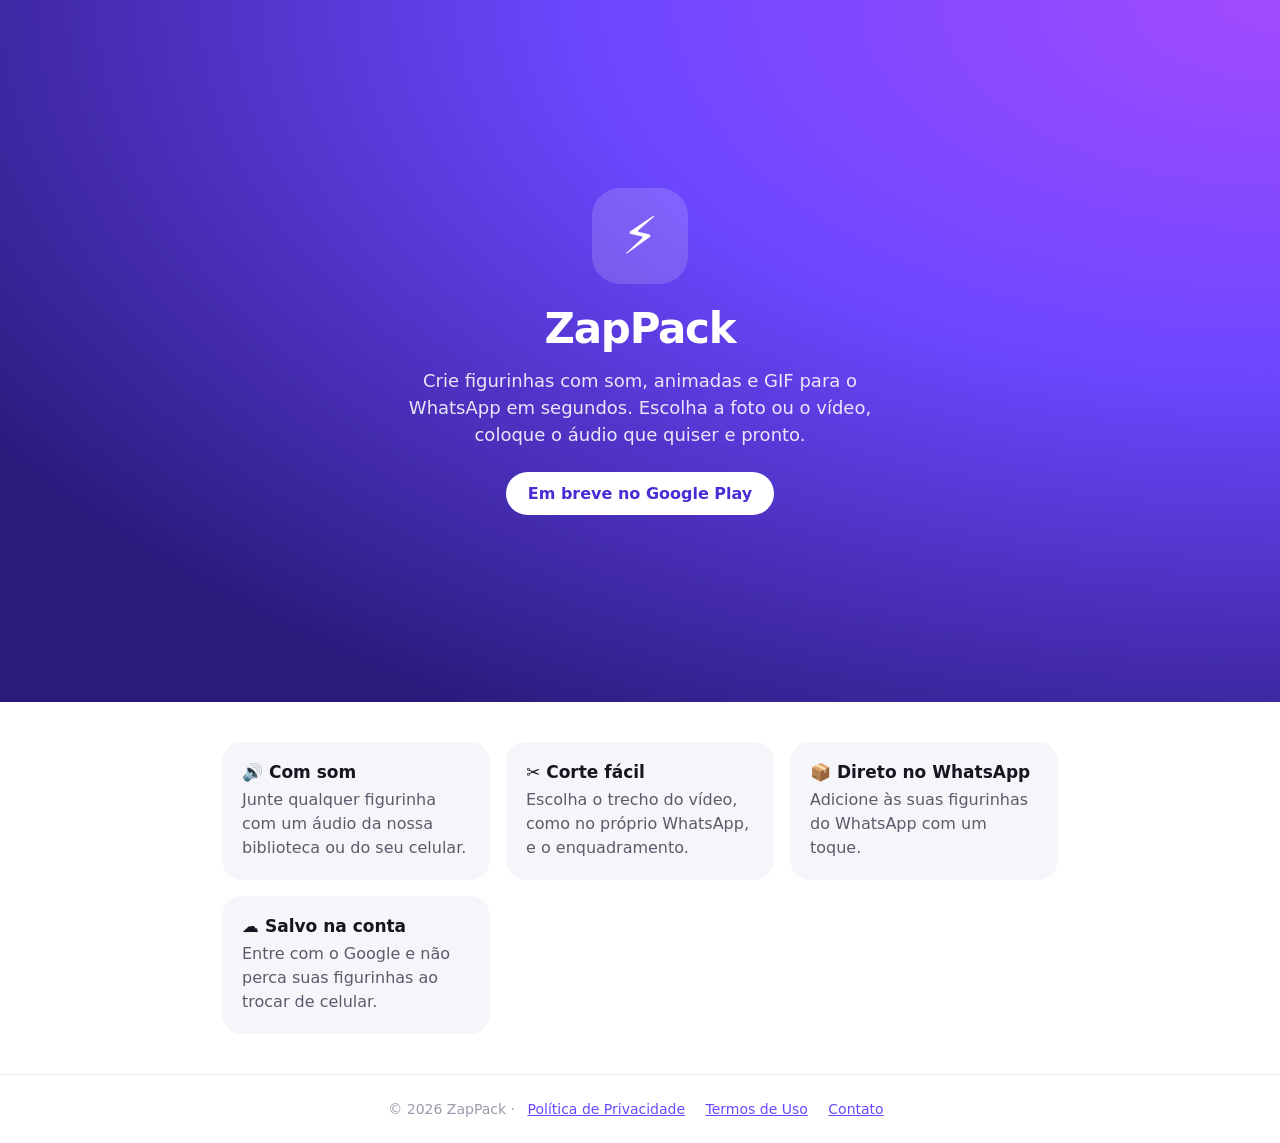
<file: index.html>
<!DOCTYPE html>
<html lang="pt-BR">
<head>
<meta charset="UTF-8">
<meta name="viewport" content="width=device-width, initial-scale=1">
<title>ZapPack · Figurinhas com som para o WhatsApp</title>
<meta name="description" content="Crie figurinhas com som, animadas e GIF para o WhatsApp em segundos.">
<style>
* { box-sizing:border-box; }
body { margin:0; font-family:system-ui,-apple-system,"Segoe UI",Roboto,sans-serif; color:#17151f; background:#fff; }
.hero { min-height:78vh; display:flex; flex-direction:column; align-items:center; justify-content:center; text-align:center; gap:14px;
padding:48px 22px; color:#fff; background:radial-gradient(120% 120% at 100% 0,#a24bff 0,#6c47ff 45%,#2a1a7a 100%); }
.logo { width:96px; height:96px; border-radius:28px; background:rgba(255,255,255,.15); display:grid; place-items:center; font-size:52px; }
h1 { margin:6px 0 0; font-size:42px; letter-spacing:-.03em; }
.hero p { margin:0; max-width:520px; font-size:18px; opacity:.88; line-height:1.5; }
.soon { margin-top:10px; display:inline-block; padding:12px 22px; border-radius:99px; background:#fff; color:#4b2bd6; font-weight:800; }
.feats { max-width:880px; margin:0 auto; padding:40px 22px; display:grid; grid-template-columns:repeat(auto-fit,minmax(220px,1fr)); gap:16px; }
.feat { background:#f6f5fa; border-radius:20px; padding:20px; }
.feat b { display:block; font-size:17px; margin-bottom:6px; }
.feat span { color:#5d5a6b; line-height:1.5; }
footer { text-align:center; color:#9d99ab; font-size:14px; padding:26px; border-top:1px solid #ebe9f1; }
footer a { color:#6c47ff; margin:0 8px; }
</style>
</head>
<body>
<section class="hero">
<div class="logo">⚡</div>
<h1>ZapPack</h1>
<p>Crie figurinhas com som, animadas e GIF para o WhatsApp em segundos. Escolha a foto ou o vídeo, coloque o áudio que quiser e pronto.</p>
<span class="soon">Em breve no Google Play</span>
</section>
<section class="feats">
<div class="feat"><b>🔊 Com som</b><span>Junte qualquer figurinha com um áudio da nossa biblioteca ou do seu celular.</span></div>
<div class="feat"><b>✂️ Corte fácil</b><span>Escolha o trecho do vídeo, como no próprio WhatsApp, e o enquadramento.</span></div>
<div class="feat"><b>📦 Direto no WhatsApp</b><span>Adicione às suas figurinhas do WhatsApp com um toque.</span></div>
<div class="feat"><b>☁️ Salvo na conta</b><span>Entre com o Google e não perca suas figurinhas ao trocar de celular.</span></div>
</section>
<footer>
© 2026 ZapPack ·
<a href="privacidade.html">Política de Privacidade</a>
<a href="termos.html">Termos de Uso</a>
<a href="mailto:natannzgtarp@gmail.com">Contato</a>
</footer>
</body>
</html>
</file>
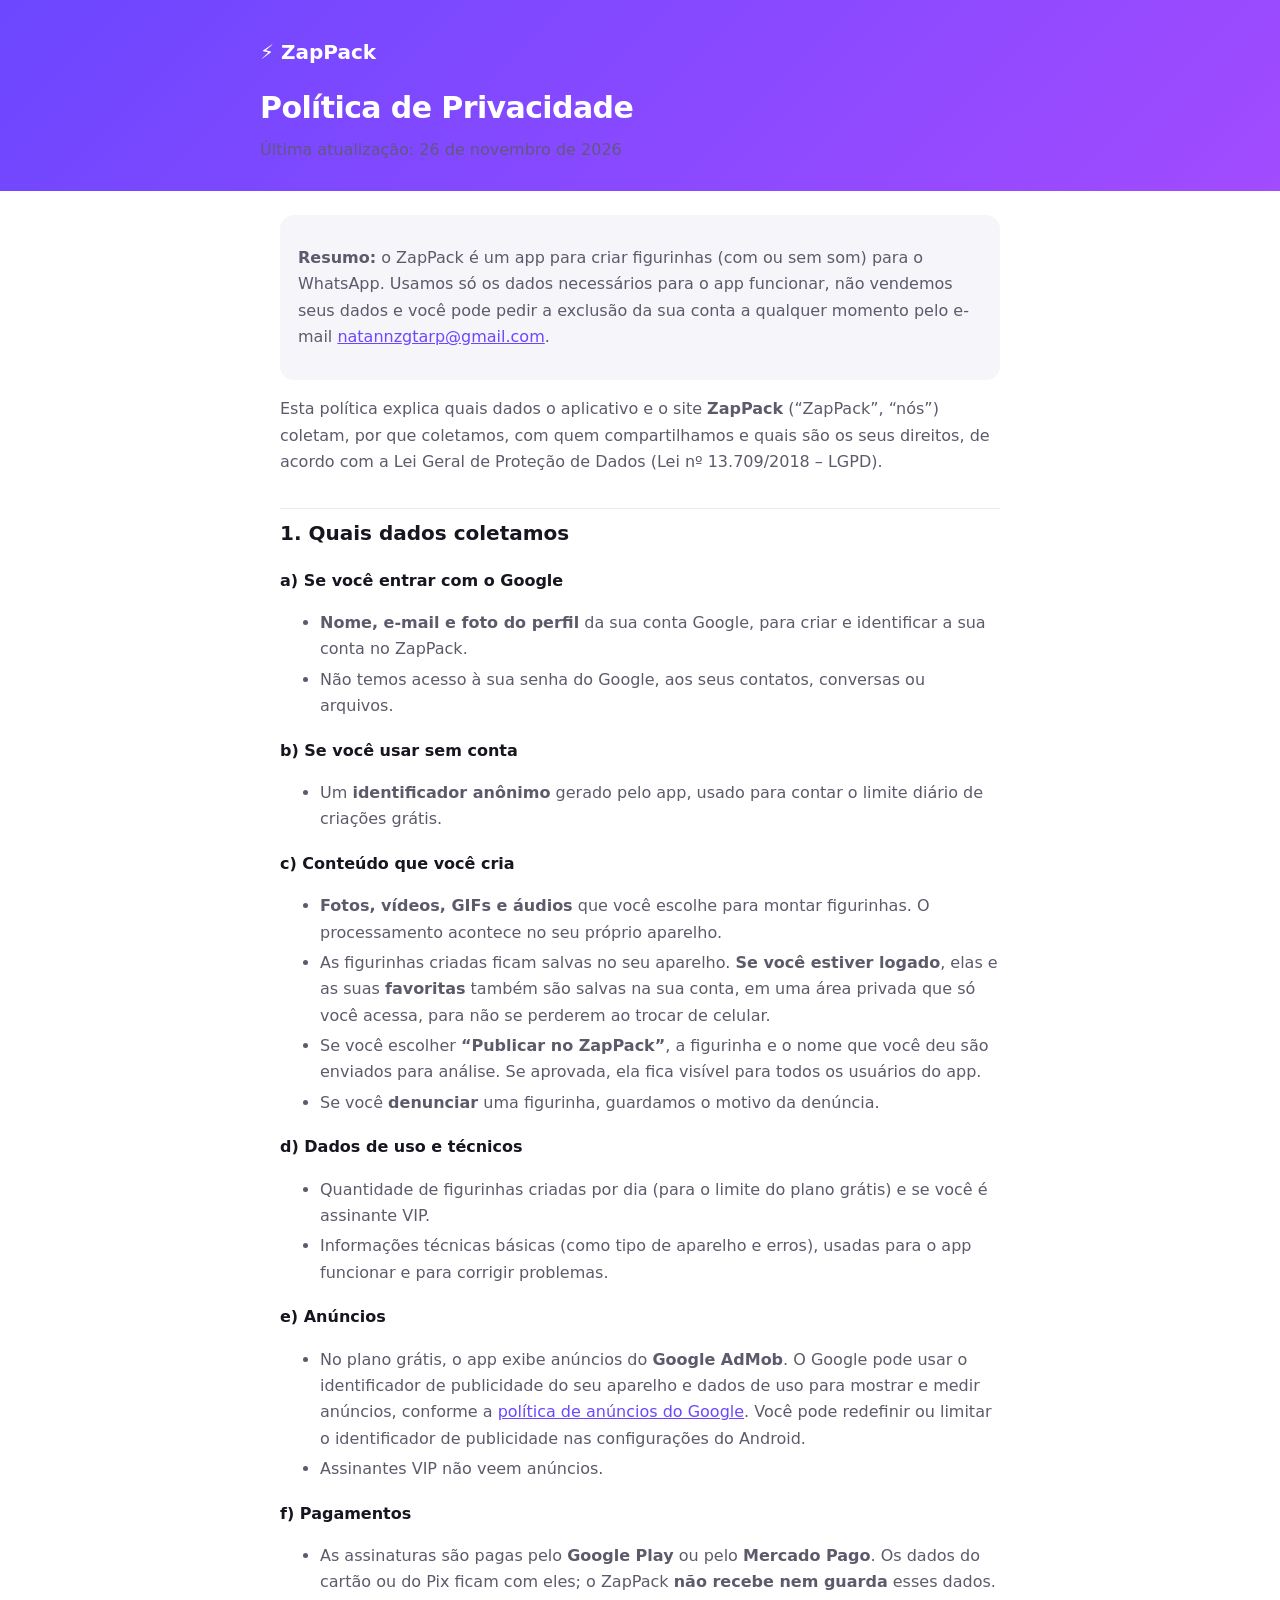
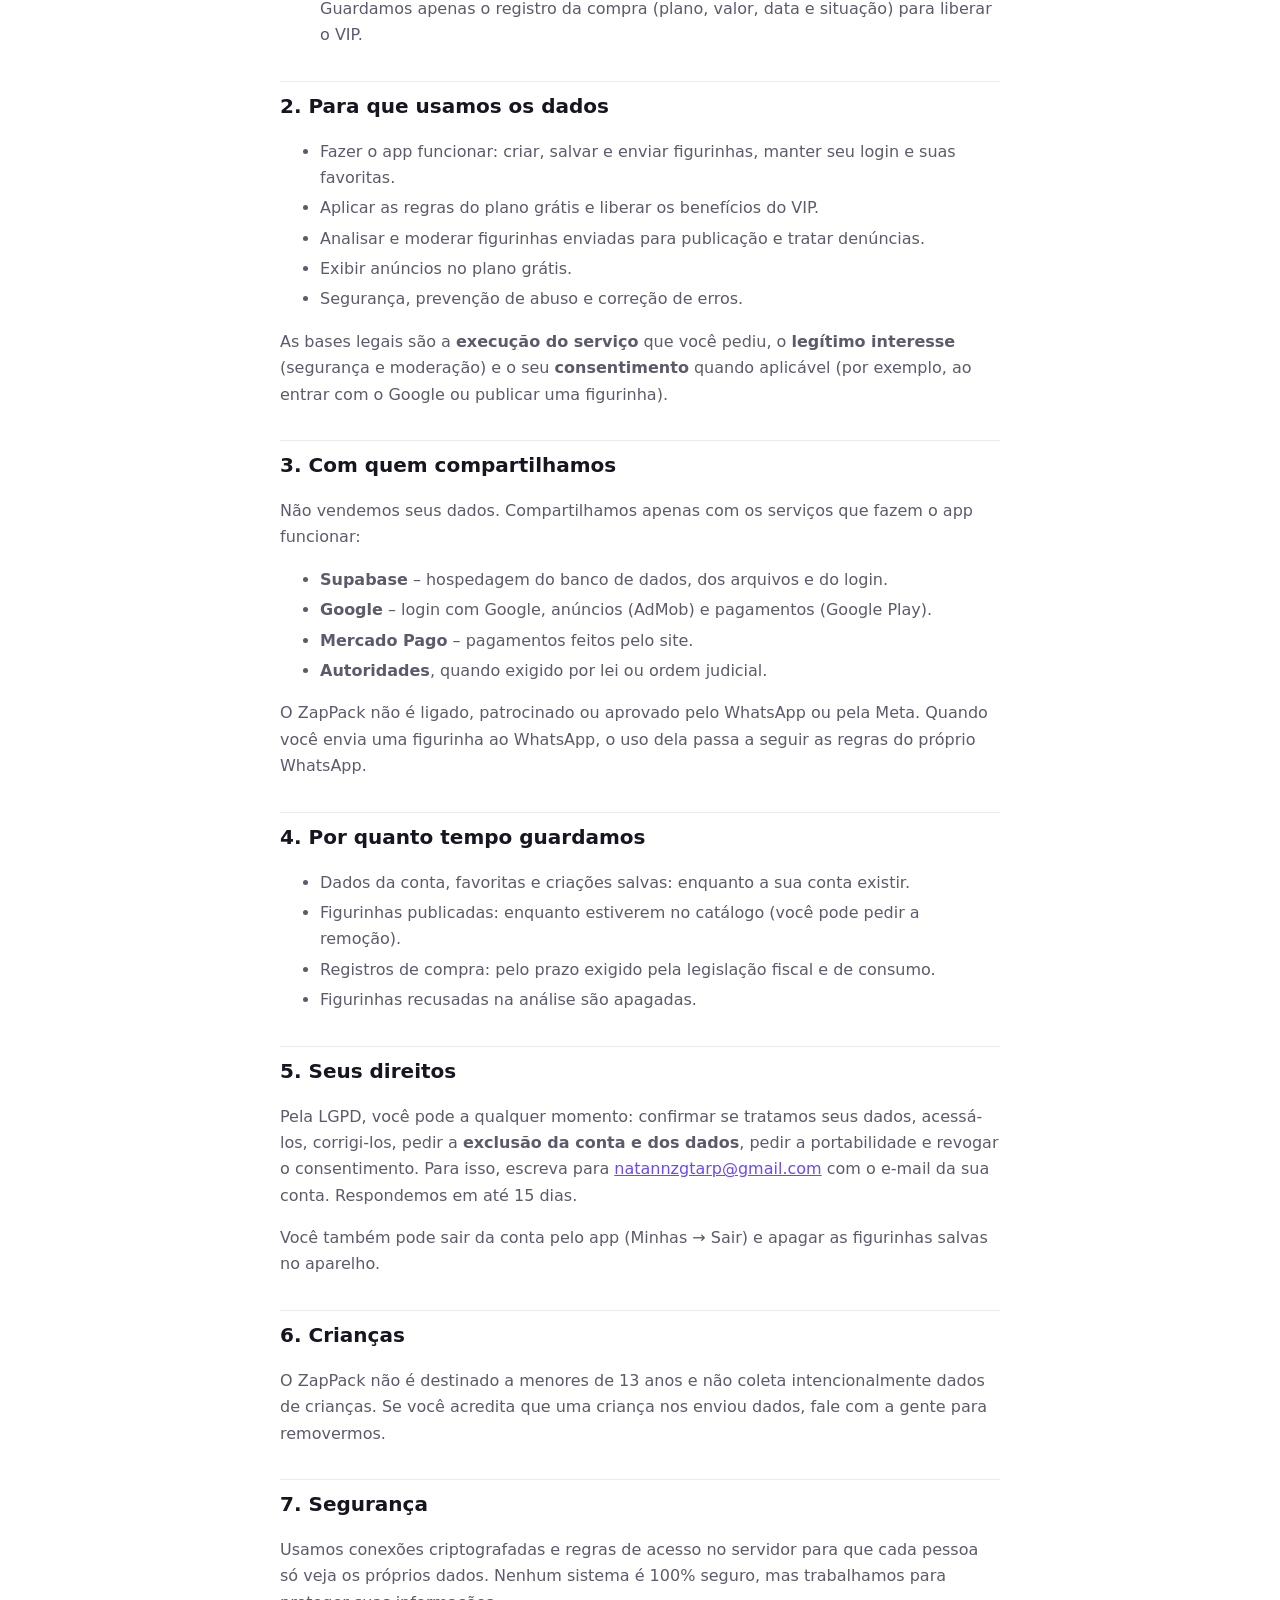
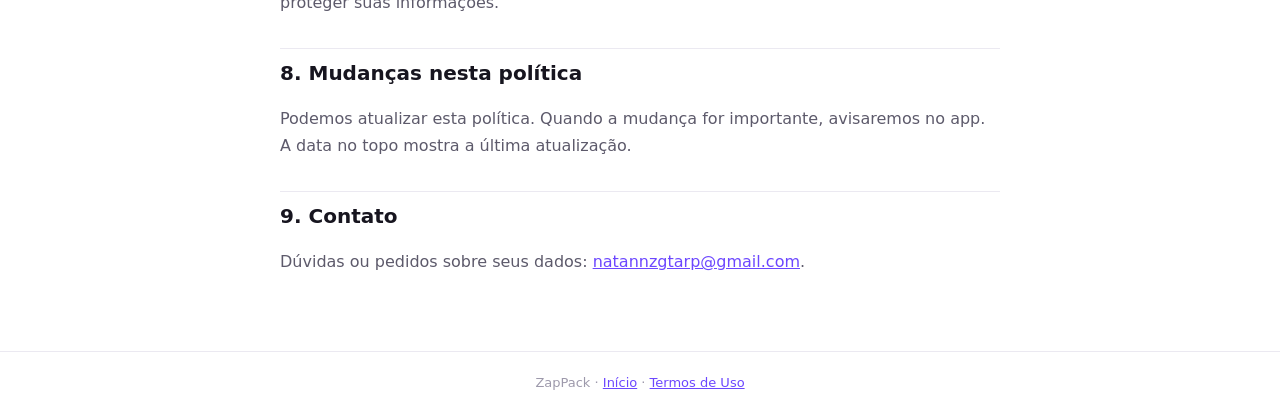
<file: privacidade.html>
<!DOCTYPE html>
<html lang="pt-BR">
<head>
<meta charset="UTF-8">
<meta name="viewport" content="width=device-width, initial-scale=1">
<title>Política de Privacidade · ZapPack</title>
<style>
:root { --brand:#6c47ff; --ink:#17151f; --ink2:#5d5a6b; --line:#ebe9f1; }
* { box-sizing:border-box; }
body { margin:0; font-family:system-ui,-apple-system,"Segoe UI",Roboto,sans-serif; color:var(--ink); background:#fff; line-height:1.65; }
header { background:linear-gradient(135deg,#6c47ff,#a24bff); color:#fff; padding:36px 20px 28px; }
header div, main { max-width:760px; margin:0 auto; }
header a { color:#fff; text-decoration:none; font-weight:800; font-size:20px; }
header h1 { margin:14px 0 4px; font-size:30px; letter-spacing:-.02em; }
header p { margin:0; opacity:.85; }
main { padding:24px 20px 60px; }
h2 { font-size:20px; margin:32px 0 8px; padding-top:8px; border-top:1px solid var(--line); }
h3 { font-size:16px; margin:18px 0 4px; }
p, li { color:var(--ink2); }
li { margin:4px 0; }
a { color:var(--brand); }
.box { background:#f6f5fa; border-radius:14px; padding:14px 18px; }
footer { text-align:center; color:#9d99ab; font-size:13px; padding:20px; border-top:1px solid var(--line); }
</style>
</head>
<body>
<header><div>
<a href="index.html">⚡ ZapPack</a>
<h1>Política de Privacidade</h1>
<p>Última atualização: 26 de novembro de 2026</p>
</div></header>
<main>
<div class="box">
<p><b>Resumo:</b> o ZapPack é um app para criar figurinhas (com ou sem som) para o WhatsApp. Usamos só os dados necessários para o app funcionar,
não vendemos seus dados e você pode pedir a exclusão da sua conta a qualquer momento pelo e-mail
<a href="mailto:natannzgtarp@gmail.com">natannzgtarp@gmail.com</a>.</p>
</div>
<p>Esta política explica quais dados o aplicativo e o site <b>ZapPack</b> (“ZapPack”, “nós”) coletam, por que coletamos, com quem compartilhamos
e quais são os seus direitos, de acordo com a Lei Geral de Proteção de Dados (Lei nº 13.709/2018 – LGPD).</p>
<h2>1. Quais dados coletamos</h2>
<h3>a) Se você entrar com o Google</h3>
<ul>
<li><b>Nome, e-mail e foto do perfil</b> da sua conta Google, para criar e identificar a sua conta no ZapPack.</li>
<li>Não temos acesso à sua senha do Google, aos seus contatos, conversas ou arquivos.</li>
</ul>
<h3>b) Se você usar sem conta</h3>
<ul>
<li>Um <b>identificador anônimo</b> gerado pelo app, usado para contar o limite diário de criações grátis.</li>
</ul>
<h3>c) Conteúdo que você cria</h3>
<ul>
<li><b>Fotos, vídeos, GIFs e áudios</b> que você escolhe para montar figurinhas. O processamento acontece no seu próprio aparelho.</li>
<li>As figurinhas criadas ficam salvas no seu aparelho. <b>Se você estiver logado</b>, elas e as suas <b>favoritas</b> também são salvas na sua conta,
em uma área privada que só você acessa, para não se perderem ao trocar de celular.</li>
<li>Se você escolher <b>“Publicar no ZapPack”</b>, a figurinha e o nome que você deu são enviados para análise. Se aprovada, ela fica visível para todos os usuários do app.</li>
<li>Se você <b>denunciar</b> uma figurinha, guardamos o motivo da denúncia.</li>
</ul>
<h3>d) Dados de uso e técnicos</h3>
<ul>
<li>Quantidade de figurinhas criadas por dia (para o limite do plano grátis) e se você é assinante VIP.</li>
<li>Informações técnicas básicas (como tipo de aparelho e erros), usadas para o app funcionar e para corrigir problemas.</li>
</ul>
<h3>e) Anúncios</h3>
<ul>
<li>No plano grátis, o app exibe anúncios do <b>Google AdMob</b>. O Google pode usar o identificador de publicidade do seu aparelho e dados de uso
para mostrar e medir anúncios, conforme a <a href="https://policies.google.com/technologies/ads?hl=pt-BR" target="_blank" rel="noopener">política de anúncios do Google</a>.
Você pode redefinir ou limitar o identificador de publicidade nas configurações do Android.</li>
<li>Assinantes VIP não veem anúncios.</li>
</ul>
<h3>f) Pagamentos</h3>
<ul>
<li>As assinaturas são pagas pelo <b>Google Play</b> ou pelo <b>Mercado Pago</b>. Os dados do cartão ou do Pix ficam com eles; o ZapPack <b>não recebe nem guarda</b> esses dados.
Guardamos apenas o registro da compra (plano, valor, data e situação) para liberar o VIP.</li>
</ul>
<h2>2. Para que usamos os dados</h2>
<ul>
<li>Fazer o app funcionar: criar, salvar e enviar figurinhas, manter seu login e suas favoritas.</li>
<li>Aplicar as regras do plano grátis e liberar os benefícios do VIP.</li>
<li>Analisar e moderar figurinhas enviadas para publicação e tratar denúncias.</li>
<li>Exibir anúncios no plano grátis.</li>
<li>Segurança, prevenção de abuso e correção de erros.</li>
</ul>
<p>As bases legais são a <b>execução do serviço</b> que você pediu, o <b>legítimo interesse</b> (segurança e moderação) e o seu <b>consentimento</b>
quando aplicável (por exemplo, ao entrar com o Google ou publicar uma figurinha).</p>
<h2>3. Com quem compartilhamos</h2>
<p>Não vendemos seus dados. Compartilhamos apenas com os serviços que fazem o app funcionar:</p>
<ul>
<li><b>Supabase</b> – hospedagem do banco de dados, dos arquivos e do login.</li>
<li><b>Google</b> – login com Google, anúncios (AdMob) e pagamentos (Google Play).</li>
<li><b>Mercado Pago</b> – pagamentos feitos pelo site.</li>
<li><b>Autoridades</b>, quando exigido por lei ou ordem judicial.</li>
</ul>
<p>O ZapPack não é ligado, patrocinado ou aprovado pelo WhatsApp ou pela Meta. Quando você envia uma figurinha ao WhatsApp, o uso dela passa a seguir
as regras do próprio WhatsApp.</p>
<h2>4. Por quanto tempo guardamos</h2>
<ul>
<li>Dados da conta, favoritas e criações salvas: enquanto a sua conta existir.</li>
<li>Figurinhas publicadas: enquanto estiverem no catálogo (você pode pedir a remoção).</li>
<li>Registros de compra: pelo prazo exigido pela legislação fiscal e de consumo.</li>
<li>Figurinhas recusadas na análise são apagadas.</li>
</ul>
<h2>5. Seus direitos</h2>
<p>Pela LGPD, você pode a qualquer momento: confirmar se tratamos seus dados, acessá-los, corrigi-los, pedir a <b>exclusão da conta e dos dados</b>,
pedir a portabilidade e revogar o consentimento. Para isso, escreva para <a href="mailto:natannzgtarp@gmail.com">natannzgtarp@gmail.com</a>
com o e-mail da sua conta. Respondemos em até 15 dias.</p>
<p>Você também pode sair da conta pelo app (Minhas → Sair) e apagar as figurinhas salvas no aparelho.</p>
<h2>6. Crianças</h2>
<p>O ZapPack não é destinado a menores de 13 anos e não coleta intencionalmente dados de crianças. Se você acredita que uma criança nos enviou dados,
fale com a gente para removermos.</p>
<h2>7. Segurança</h2>
<p>Usamos conexões criptografadas e regras de acesso no servidor para que cada pessoa só veja os próprios dados. Nenhum sistema é 100% seguro, mas
trabalhamos para proteger suas informações.</p>
<h2>8. Mudanças nesta política</h2>
<p>Podemos atualizar esta política. Quando a mudança for importante, avisaremos no app. A data no topo mostra a última atualização.</p>
<h2>9. Contato</h2>
<p>Dúvidas ou pedidos sobre seus dados: <a href="mailto:natannzgtarp@gmail.com">natannzgtarp@gmail.com</a>.</p>
</main>
<footer>ZapPack · <a href="index.html">Início</a> · <a href="termos.html">Termos de Uso</a></footer>
</body>
</html>
</file>
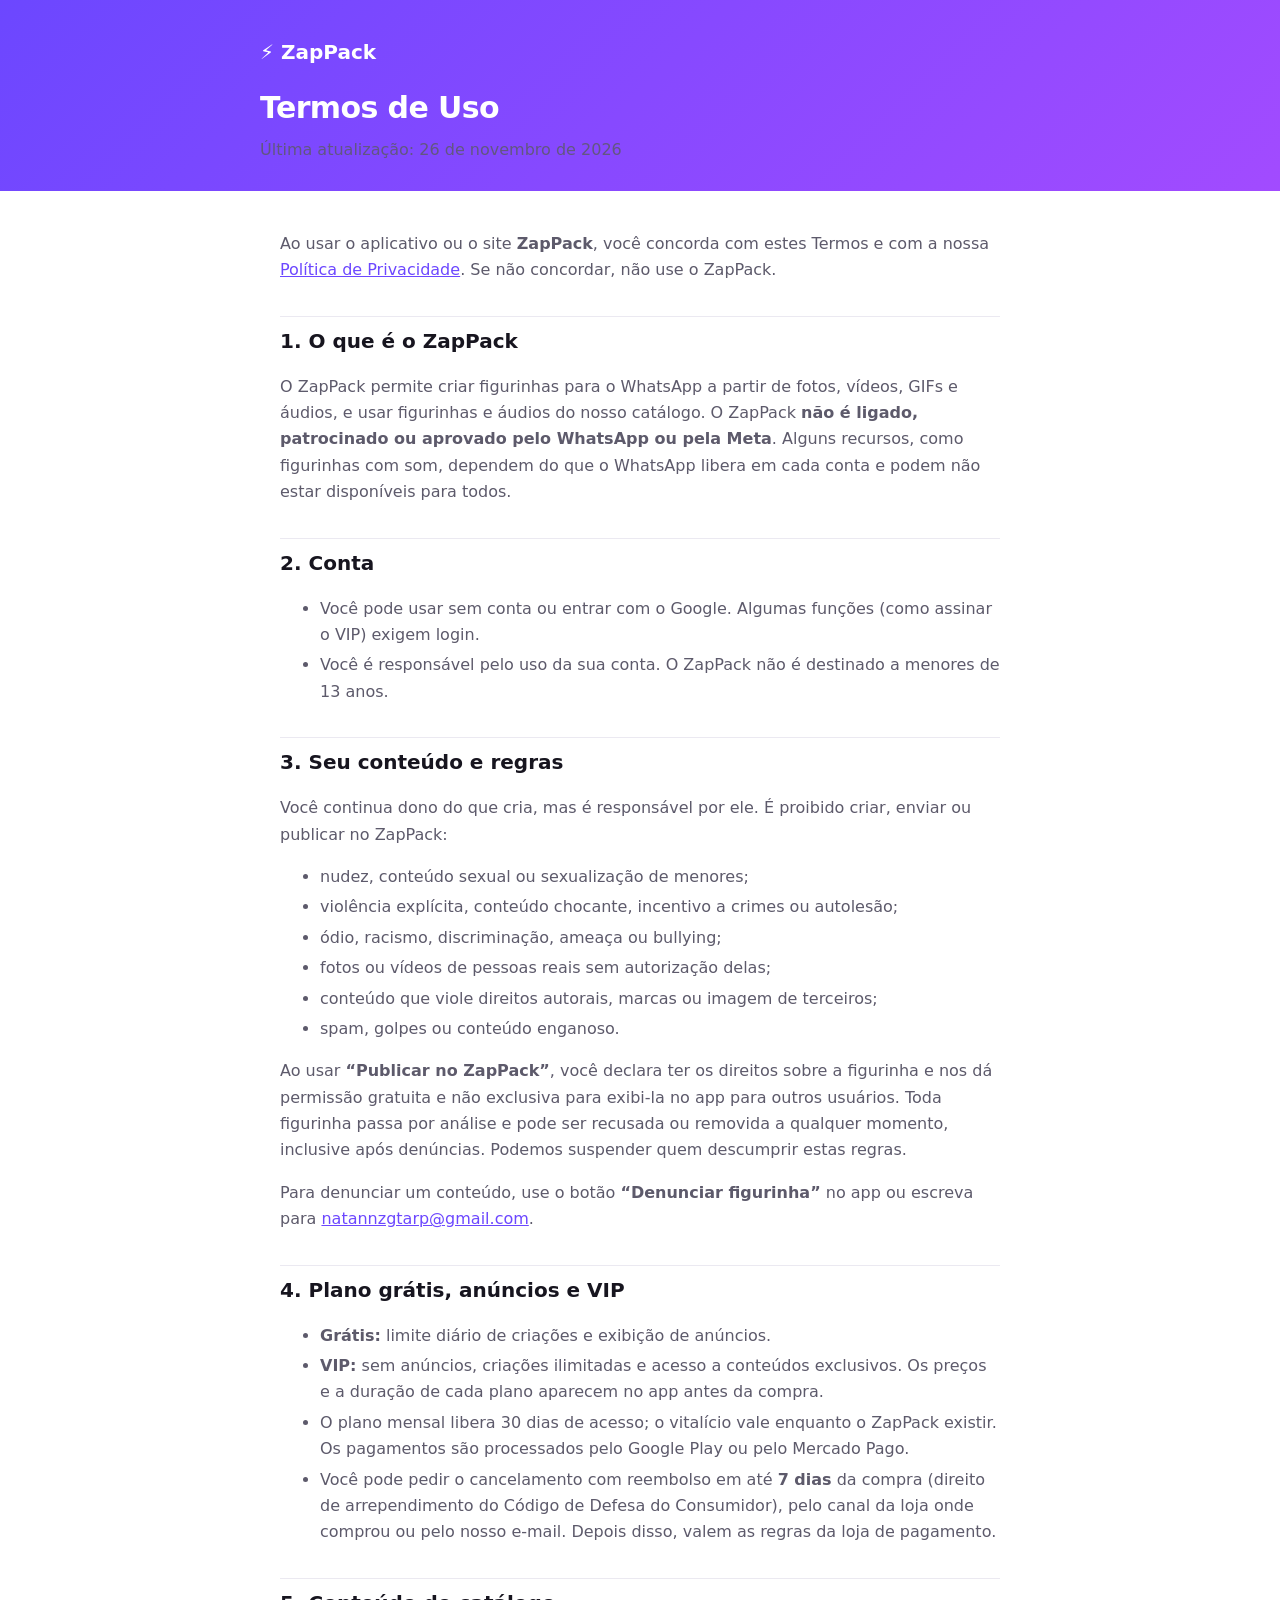
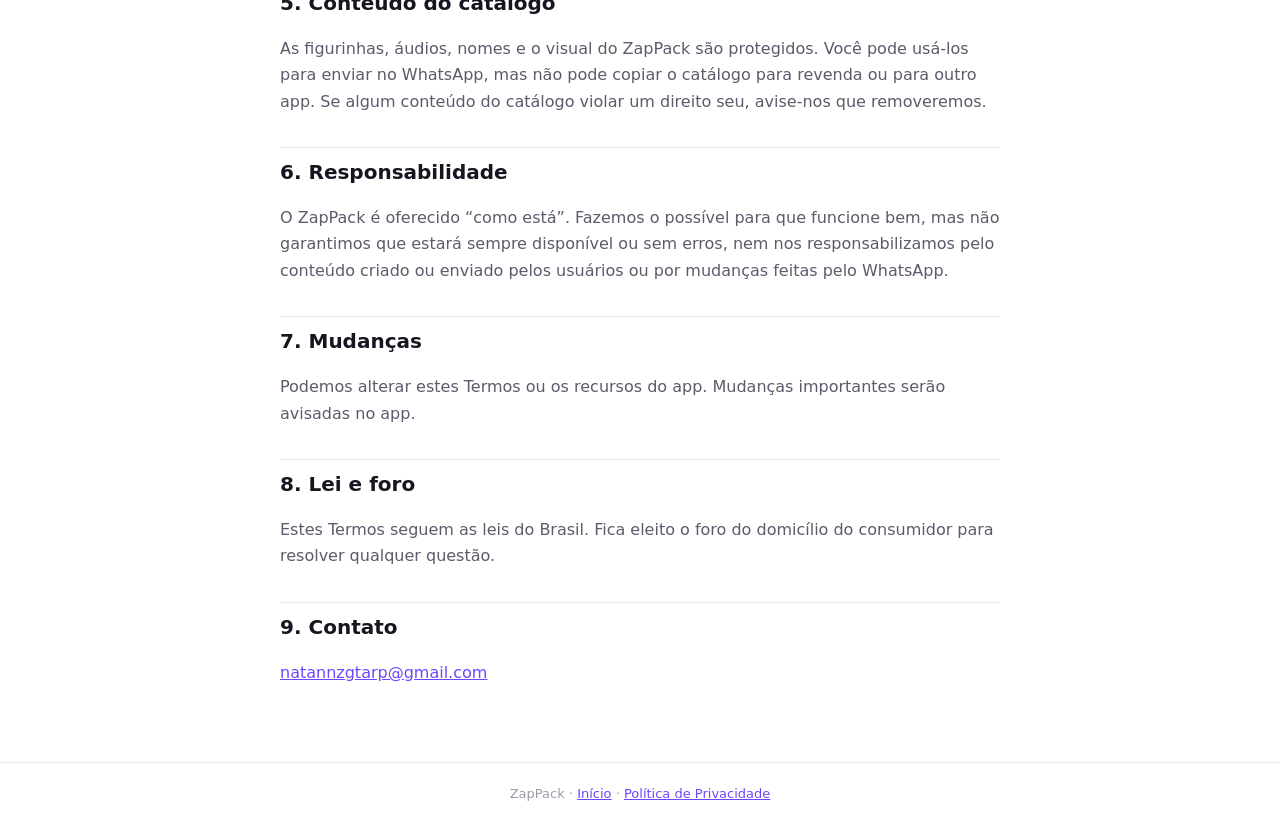
<file: termos.html>
<!DOCTYPE html>
<html lang="pt-BR">
<head>
<meta charset="UTF-8">
<meta name="viewport" content="width=device-width, initial-scale=1">
<title>Termos de Uso · ZapPack</title>
<style>
:root { --brand:#6c47ff; --ink:#17151f; --ink2:#5d5a6b; --line:#ebe9f1; }
* { box-sizing:border-box; }
body { margin:0; font-family:system-ui,-apple-system,"Segoe UI",Roboto,sans-serif; color:var(--ink); background:#fff; line-height:1.65; }
header { background:linear-gradient(135deg,#6c47ff,#a24bff); color:#fff; padding:36px 20px 28px; }
header div, main { max-width:760px; margin:0 auto; }
header a { color:#fff; text-decoration:none; font-weight:800; font-size:20px; }
header h1 { margin:14px 0 4px; font-size:30px; letter-spacing:-.02em; }
header p { margin:0; opacity:.85; }
main { padding:24px 20px 60px; }
h2 { font-size:20px; margin:32px 0 8px; padding-top:8px; border-top:1px solid var(--line); }
p, li { color:var(--ink2); }
li { margin:4px 0; }
a { color:var(--brand); }
footer { text-align:center; color:#9d99ab; font-size:13px; padding:20px; border-top:1px solid var(--line); }
</style>
</head>
<body>
<header><div>
<a href="index.html">⚡ ZapPack</a>
<h1>Termos de Uso</h1>
<p>Última atualização: 26 de novembro de 2026</p>
</div></header>
<main>
<p>Ao usar o aplicativo ou o site <b>ZapPack</b>, você concorda com estes Termos e com a nossa
<a href="privacidade.html">Política de Privacidade</a>. Se não concordar, não use o ZapPack.</p>
<h2>1. O que é o ZapPack</h2>
<p>O ZapPack permite criar figurinhas para o WhatsApp a partir de fotos, vídeos, GIFs e áudios, e usar figurinhas e áudios do nosso catálogo.
O ZapPack <b>não é ligado, patrocinado ou aprovado pelo WhatsApp ou pela Meta</b>. Alguns recursos, como figurinhas com som, dependem do que o
WhatsApp libera em cada conta e podem não estar disponíveis para todos.</p>
<h2>2. Conta</h2>
<ul>
<li>Você pode usar sem conta ou entrar com o Google. Algumas funções (como assinar o VIP) exigem login.</li>
<li>Você é responsável pelo uso da sua conta. O ZapPack não é destinado a menores de 13 anos.</li>
</ul>
<h2>3. Seu conteúdo e regras</h2>
<p>Você continua dono do que cria, mas é responsável por ele. É proibido criar, enviar ou publicar no ZapPack:</p>
<ul>
<li>nudez, conteúdo sexual ou sexualização de menores;</li>
<li>violência explícita, conteúdo chocante, incentivo a crimes ou autolesão;</li>
<li>ódio, racismo, discriminação, ameaça ou bullying;</li>
<li>fotos ou vídeos de pessoas reais sem autorização delas;</li>
<li>conteúdo que viole direitos autorais, marcas ou imagem de terceiros;</li>
<li>spam, golpes ou conteúdo enganoso.</li>
</ul>
<p>Ao usar <b>“Publicar no ZapPack”</b>, você declara ter os direitos sobre a figurinha e nos dá permissão gratuita e não exclusiva para exibi-la no app
para outros usuários. Toda figurinha passa por análise e pode ser recusada ou removida a qualquer momento, inclusive após denúncias.
Podemos suspender quem descumprir estas regras.</p>
<p>Para denunciar um conteúdo, use o botão <b>“Denunciar figurinha”</b> no app ou escreva para
<a href="mailto:natannzgtarp@gmail.com">natannzgtarp@gmail.com</a>.</p>
<h2>4. Plano grátis, anúncios e VIP</h2>
<ul>
<li><b>Grátis:</b> limite diário de criações e exibição de anúncios.</li>
<li><b>VIP:</b> sem anúncios, criações ilimitadas e acesso a conteúdos exclusivos. Os preços e a duração de cada plano aparecem no app antes da compra.</li>
<li>O plano mensal libera 30 dias de acesso; o vitalício vale enquanto o ZapPack existir. Os pagamentos são processados pelo Google Play ou pelo Mercado Pago.</li>
<li>Você pode pedir o cancelamento com reembolso em até <b>7 dias</b> da compra (direito de arrependimento do Código de Defesa do Consumidor),
pelo canal da loja onde comprou ou pelo nosso e-mail. Depois disso, valem as regras da loja de pagamento.</li>
</ul>
<h2>5. Conteúdo do catálogo</h2>
<p>As figurinhas, áudios, nomes e o visual do ZapPack são protegidos. Você pode usá-los para enviar no WhatsApp, mas não pode copiar o catálogo
para revenda ou para outro app. Se algum conteúdo do catálogo violar um direito seu, avise-nos que removeremos.</p>
<h2>6. Responsabilidade</h2>
<p>O ZapPack é oferecido “como está”. Fazemos o possível para que funcione bem, mas não garantimos que estará sempre disponível ou sem erros, nem
nos responsabilizamos pelo conteúdo criado ou enviado pelos usuários ou por mudanças feitas pelo WhatsApp.</p>
<h2>7. Mudanças</h2>
<p>Podemos alterar estes Termos ou os recursos do app. Mudanças importantes serão avisadas no app.</p>
<h2>8. Lei e foro</h2>
<p>Estes Termos seguem as leis do Brasil. Fica eleito o foro do domicílio do consumidor para resolver qualquer questão.</p>
<h2>9. Contato</h2>
<p><a href="mailto:natannzgtarp@gmail.com">natannzgtarp@gmail.com</a></p>
</main>
<footer>ZapPack · <a href="index.html">Início</a> · <a href="privacidade.html">Política de Privacidade</a></footer>
</body>
</html>
</file>
